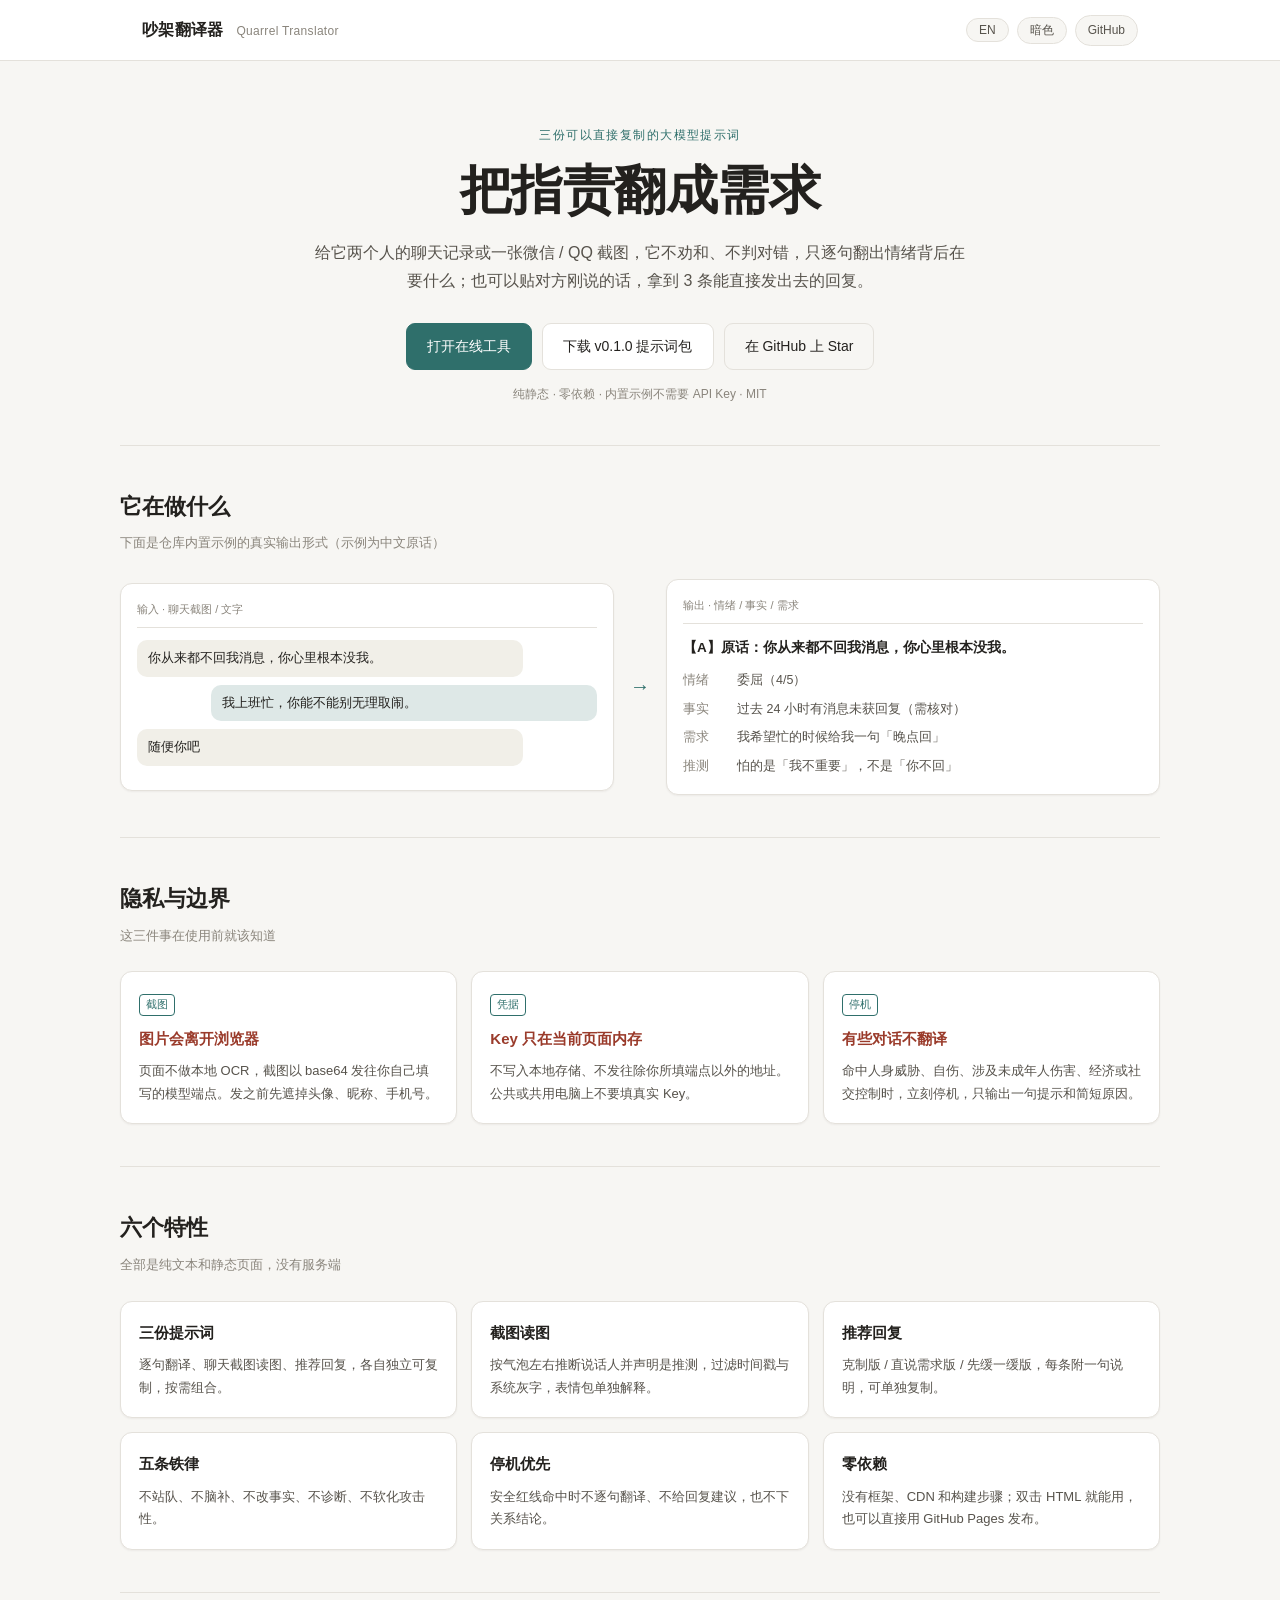
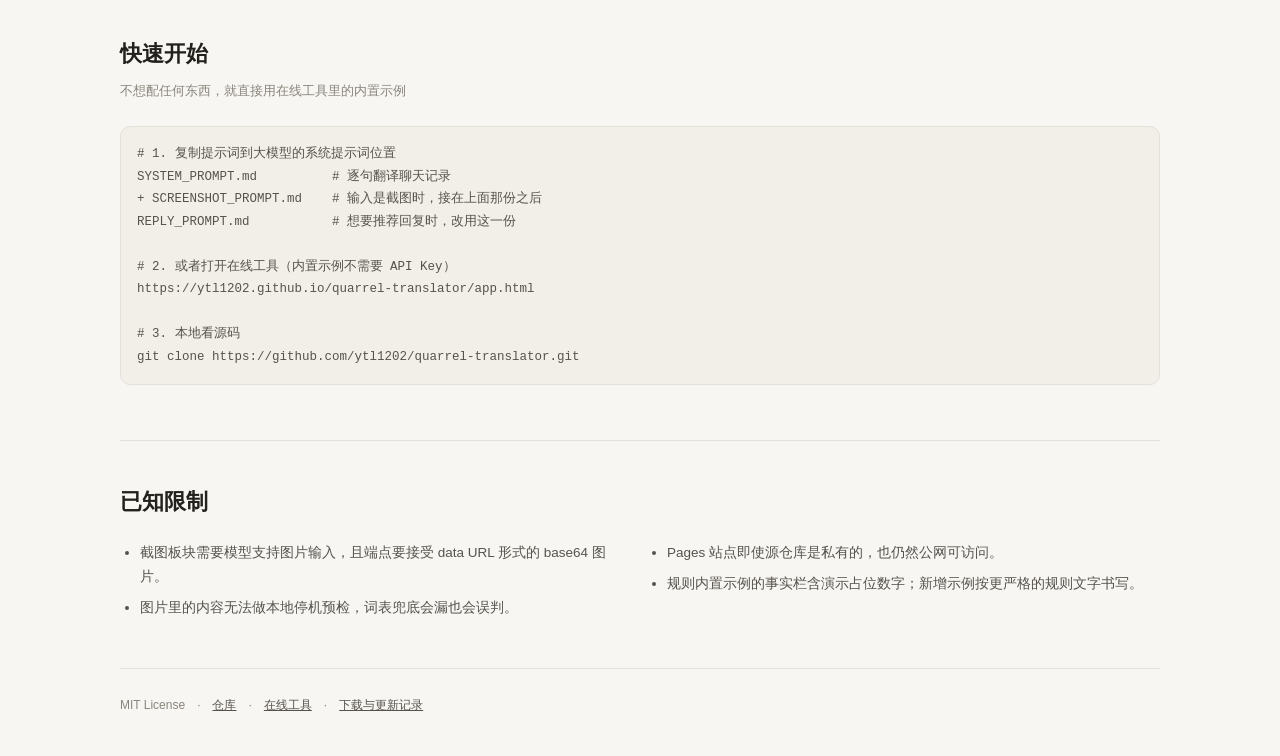
<file: docs/index.html>
<!DOCTYPE html>
<html lang="zh-CN">
<head>
<meta charset="utf-8">
<meta name="viewport" content="width=device-width, initial-scale=1">
<title>吵架翻译器 · Quarrel Translator</title>
<meta name="description" content="把指责翻成需求：三份可复制的大模型提示词 + 微信/QQ 聊天截图分析与推荐回复。Translate blame into needs.">
<style>
:root {
  --bg: #f7f6f3; --card: #ffffff; --line: #e4e1db; --soft: #f1efe8;
  --ink: #23211e; --ink2: #57534c; --ink3: #8a857c;
  --accent: #2f6f6b; --accent-ink: #ffffff; --warm: #9a5b2c; --stop: #9a3b2b;
  --shadow: 0 1px 2px rgba(30, 25, 15, .05);
}
html[data-theme="dark"] {
  --bg: #15161a; --card: #1e2026; --line: #34363f; --soft: #26282f;
  --ink: #f1efe9; --ink2: #c4c0b8; --ink3: #928e86;
  --accent: #6fc7bd; --accent-ink: #10201f; --warm: #dda873; --stop: #e2917f;
  --shadow: 0 1px 2px rgba(0, 0, 0, .2);
}
@media (prefers-color-scheme: dark) {
  html:not([data-theme="light"]) {
    --bg: #15161a; --card: #1e2026; --line: #34363f; --soft: #26282f;
    --ink: #f1efe9; --ink2: #c4c0b8; --ink3: #928e86;
    --accent: #6fc7bd; --accent-ink: #10201f; --warm: #dda873; --stop: #e2917f;
    --shadow: 0 1px 2px rgba(0, 0, 0, .2);
  }
}
* { box-sizing: border-box; }
body { margin: 0; background: var(--bg); color: var(--ink); font-family: -apple-system, BlinkMacSystemFont, "Segoe UI", "PingFang SC", "Microsoft YaHei", sans-serif; font-size: 15px; line-height: 1.75; }
.wrap { max-width: 1040px; margin: 0 auto; padding: 0 22px; }
a { color: inherit; }
.top { border-bottom: 1px solid var(--line); background: var(--card); }
.top-in { display: flex; align-items: center; justify-content: space-between; gap: 14px; min-height: 60px; flex-wrap: wrap; }
.brand { font-size: 16px; font-weight: 650; text-decoration: none; letter-spacing: .02em; }
.brand span { font-weight: 400; color: var(--ink3); font-size: 12px; margin-left: 8px; }
.tools { display: flex; gap: 8px; align-items: center; flex-wrap: wrap; }
.chip { border: 1px solid var(--line); background: var(--bg); color: var(--ink2); border-radius: 999px; padding: 4px 12px; font-size: 12px; text-decoration: none; cursor: pointer; font-family: inherit; }
.chip:hover { border-color: var(--accent); color: var(--accent); }

.hero { padding: 64px 22px 40px; text-align: center; }
.eyebrow { color: var(--accent); font-size: 12px; letter-spacing: .12em; margin: 0 0 12px; }
.hero h1 { font-size: clamp(32px, 6vw, 52px); line-height: 1.25; margin: 0 0 16px; letter-spacing: -.01em; }
.lede { max-width: 660px; margin: 0 auto; color: var(--ink2); font-size: 16px; }
.cta { display: flex; gap: 10px; justify-content: center; flex-wrap: wrap; margin: 28px 0 14px; }
.btn { display: inline-block; border: 1px solid var(--line); background: var(--card); color: var(--ink); border-radius: 9px; padding: 10px 20px; font-size: 14px; text-decoration: none; }
.btn:hover { border-color: var(--accent); }
.btn.primary { background: var(--accent); border-color: var(--accent); color: var(--accent-ink); }
.btn.ghost { background: transparent; }
.meta { color: var(--ink3); font-size: 12px; margin: 0; }

section.block { padding: 42px 0; border-top: 1px solid var(--line); }
.block h2 { font-size: 22px; margin: 0 0 6px; }
.block .sub { color: var(--ink3); font-size: 13px; margin: 0 0 24px; }

.demo { display: grid; grid-template-columns: minmax(0, 1fr) 28px minmax(0, 1fr); gap: 12px; align-items: center; }
@media (max-width: 760px) { .demo { grid-template-columns: 1fr; } .demo .flow { transform: rotate(90deg); text-align: center; } }
.shot, .out { background: var(--card); border: 1px solid var(--line); border-radius: 12px; padding: 16px; box-shadow: var(--shadow); }
.bar { font-size: 11px; color: var(--ink3); border-bottom: 1px solid var(--line); padding-bottom: 8px; margin-bottom: 12px; }
.bubble { max-width: 84%; border-radius: 10px; padding: 7px 11px; font-size: 13px; margin-bottom: 8px; background: var(--soft); }
.bubble.left { margin-right: auto; }
.bubble.right { margin-left: auto; background: color-mix(in srgb, var(--accent) 16%, var(--card)); }
.flow { text-align: center; color: var(--accent); font-size: 20px; }
.out .q { font-weight: 650; font-size: 13.5px; margin-bottom: 10px; }
.out .r { display: grid; grid-template-columns: 46px minmax(0, 1fr); gap: 8px; font-size: 12.5px; margin-top: 7px; }
.out .r span { color: var(--ink3); }
.out .r b { font-weight: 500; color: var(--ink2); }

.grid3 { display: grid; grid-template-columns: repeat(3, minmax(0, 1fr)); gap: 14px; }
.grid2 { display: grid; grid-template-columns: repeat(2, minmax(0, 1fr)); gap: 14px; }
@media (max-width: 760px) { .grid3, .grid2 { grid-template-columns: 1fr; } }
.card { background: var(--card); border: 1px solid var(--line); border-radius: 12px; padding: 18px; box-shadow: var(--shadow); }
.card h3 { margin: 0 0 8px; font-size: 15px; }
.card p { margin: 0; color: var(--ink2); font-size: 13px; }
.card .k { display: inline-block; font-size: 11px; color: var(--accent); border: 1px solid currentColor; border-radius: 4px; padding: 0 6px; margin-bottom: 10px; }
.card.warn h3 { color: var(--stop); }
pre { background: var(--soft); border: 1px solid var(--line); border-radius: 10px; padding: 16px; overflow-x: auto; font-size: 12.5px; line-height: 1.8; font-family: ui-monospace, Consolas, monospace; color: var(--ink2); }
ul.notes { margin: 0; padding-left: 20px; color: var(--ink2); font-size: 13.5px; }
ul.notes li { margin-bottom: 7px; }
.foot { border-top: 1px solid var(--line); padding: 26px 0 40px; color: var(--ink3); font-size: 12px; display: flex; gap: 12px; flex-wrap: wrap; }
.foot a { color: var(--ink2); }
</style>
</head>
<body>

<header class="top">
  <div class="wrap top-in">
    <a class="brand" href="./">吵架翻译器 <span>Quarrel Translator</span></a>
    <nav class="tools">
      <button class="chip" id="lang" type="button">EN</button>
      <button class="chip" id="theme" type="button" data-zh="暗色" data-en="Dark">暗色</button>
      <a class="chip" href="https://github.com/ytl1202/quarrel-translator">GitHub</a>
    </nav>
  </div>
</header>

<section class="hero wrap">
  <p class="eyebrow" data-zh="三份可以直接复制的大模型提示词" data-en="THREE REUSABLE LLM PROMPTS">三份可以直接复制的大模型提示词</p>
  <h1 data-zh="把指责翻成需求" data-en="Translate blame into needs">把指责翻成需求</h1>
  <p class="lede" data-zh="给它两个人的聊天记录或一张微信 / QQ 截图，它不劝和、不判对错，只逐句翻出情绪背后在要什么；也可以贴对方刚说的话，拿到 3 条能直接发出去的回复。" data-en="Give it a chat log or a WeChat / QQ screenshot. It does not mediate or take sides — it translates each line into what the person actually needs. You can also paste what the other person just said and get three ready-to-send replies.">给它两个人的聊天记录或一张微信 / QQ 截图，它不劝和、不判对错，只逐句翻出情绪背后在要什么；也可以贴对方刚说的话，拿到 3 条能直接发出去的回复。</p>
  <div class="cta">
    <a class="btn primary" href="./app.html" data-zh="打开在线工具" data-en="Open the tool">打开在线工具</a>
    <a class="btn" href="https://github.com/ytl1202/quarrel-translator/releases/download/v0.1.0/quarrel-translator-v0.1.0-prompts.zip" data-zh="下载 v0.1.0 提示词包" data-en="Download v0.1.0 prompts">下载 v0.1.0 提示词包</a>
    <a class="btn ghost" href="https://github.com/ytl1202/quarrel-translator" data-zh="在 GitHub 上 Star" data-en="Star on GitHub">在 GitHub 上 Star</a>
  </div>
  <p class="meta" data-zh="纯静态 · 零依赖 · 内置示例不需要 API Key · MIT" data-en="Static · Zero dependencies · Built-in demos need no API key · MIT">纯静态 · 零依赖 · 内置示例不需要 API Key · MIT</p>
</section>

<section class="block wrap">
  <h2 data-zh="它在做什么" data-en="What it does">它在做什么</h2>
  <p class="sub" data-zh="下面是仓库内置示例的真实输出形式（示例为中文原话）" data-en="A built-in example from the repository (sample lines are in Chinese)">下面是仓库内置示例的真实输出形式（示例为中文原话）</p>
  <div class="demo">
    <div class="shot">
      <div class="bar" data-zh="输入 · 聊天截图 / 文字" data-en="INPUT · SCREENSHOT OR TEXT">输入 · 聊天截图 / 文字</div>
      <div class="bubble left">你从来都不回我消息，你心里根本没我。</div>
      <div class="bubble right">我上班忙，你能不能别无理取闹。</div>
      <div class="bubble left">随便你吧</div>
    </div>
    <div class="flow">→</div>
    <div class="out">
      <div class="bar" data-zh="输出 · 情绪 / 事实 / 需求" data-en="OUTPUT · EMOTION / FACT / NEED">输出 · 情绪 / 事实 / 需求</div>
      <div class="q">【A】原话：你从来都不回我消息，你心里根本没我。</div>
      <div class="r"><span>情绪</span><b>委屈（4/5）</b></div>
      <div class="r"><span>事实</span><b>过去 24 小时有消息未获回复（需核对）</b></div>
      <div class="r"><span>需求</span><b>我希望忙的时候给我一句「晚点回」</b></div>
      <div class="r"><span>推测</span><b>怕的是「我不重要」，不是「你不回」</b></div>
    </div>
  </div>
</section>

<section class="block wrap">
  <h2 data-zh="隐私与边界" data-en="Privacy and limits">隐私与边界</h2>
  <p class="sub" data-zh="这三件事在使用前就该知道" data-en="Three things to know before you use it">这三件事在使用前就该知道</p>
  <div class="grid3">
    <div class="card warn">
      <span class="k" data-zh="截图" data-en="SCREENSHOT">截图</span>
      <h3 data-zh="图片会离开浏览器" data-en="Images leave the browser">图片会离开浏览器</h3>
      <p data-zh="页面不做本地 OCR，截图以 base64 发往你自己填写的模型端点。发之前先遮掉头像、昵称、手机号。" data-en="No local OCR. Screenshots are sent as base64 to the endpoint you configure. Mask avatars, names and phone numbers first.">页面不做本地 OCR，截图以 base64 发往你自己填写的模型端点。发之前先遮掉头像、昵称、手机号。</p>
    </div>
    <div class="card warn">
      <span class="k" data-zh="凭据" data-en="CREDENTIALS">凭据</span>
      <h3 data-zh="Key 只在当前页面内存" data-en="Keys stay in memory">Key 只在当前页面内存</h3>
      <p data-zh="不写入本地存储、不发往除你所填端点以外的地址。公共或共用电脑上不要填真实 Key。" data-en="Not written to storage, never sent anywhere except your endpoint. Do not use a real key on a shared computer.">不写入本地存储、不发往除你所填端点以外的地址。公共或共用电脑上不要填真实 Key。</p>
    </div>
    <div class="card warn">
      <span class="k" data-zh="停机" data-en="HARD STOP">停机</span>
      <h3 data-zh="有些对话不翻译" data-en="Some chats are not translated">有些对话不翻译</h3>
      <p data-zh="命中人身威胁、自伤、涉及未成年人伤害、经济或社交控制时，立刻停机，只输出一句提示和简短原因。" data-en="Threats, self-harm, harm to minors, or coercive control trigger an immediate stop: one fixed sentence and a short reason.">命中人身威胁、自伤、涉及未成年人伤害、经济或社交控制时，立刻停机，只输出一句提示和简短原因。</p>
    </div>
  </div>
</section>

<section class="block wrap">
  <h2 data-zh="六个特性" data-en="Six features">六个特性</h2>
  <p class="sub" data-zh="全部是纯文本和静态页面，没有服务端" data-en="All plain text and static pages, no backend">全部是纯文本和静态页面，没有服务端</p>
  <div class="grid3">
    <div class="card"><h3 data-zh="三份提示词" data-en="Three prompts">三份提示词</h3><p data-zh="逐句翻译、聊天截图读图、推荐回复，各自独立可复制，按需组合。" data-en="Line-by-line translation, screenshot reading, and reply suggestions — copy whichever you need.">逐句翻译、聊天截图读图、推荐回复，各自独立可复制，按需组合。</p></div>
    <div class="card"><h3 data-zh="截图读图" data-en="Screenshot reading">截图读图</h3><p data-zh="按气泡左右推断说话人并声明是推测，过滤时间戳与系统灰字，表情包单独解释。" data-en="Infers speakers from bubble position and flags it as a guess; skips timestamps and system lines; explains stickers separately.">按气泡左右推断说话人并声明是推测，过滤时间戳与系统灰字，表情包单独解释。</p></div>
    <div class="card"><h3 data-zh="推荐回复" data-en="Reply suggestions">推荐回复</h3><p data-zh="克制版 / 直说需求版 / 先缓一缓版，每条附一句说明，可单独复制。" data-en="Reserved / direct / pause-first versions, each with one line of explanation and its own copy button.">克制版 / 直说需求版 / 先缓一缓版，每条附一句说明，可单独复制。</p></div>
    <div class="card"><h3 data-zh="五条铁律" data-en="Five rules">五条铁律</h3><p data-zh="不站队、不脑补、不改事实、不诊断、不软化攻击性。" data-en="No side-taking, no mind-reading, no rewriting facts, no diagnosing, no softening threats.">不站队、不脑补、不改事实、不诊断、不软化攻击性。</p></div>
    <div class="card"><h3 data-zh="停机优先" data-en="Stop comes first">停机优先</h3><p data-zh="安全红线命中时不逐句翻译、不给回复建议，也不下关系结论。" data-en="When a red line is hit: no translation, no reply suggestions, no verdict on the relationship.">安全红线命中时不逐句翻译、不给回复建议，也不下关系结论。</p></div>
    <div class="card"><h3 data-zh="零依赖" data-en="Zero dependencies">零依赖</h3><p data-zh="没有框架、CDN 和构建步骤；双击 HTML 就能用，也可以直接用 GitHub Pages 发布。" data-en="No framework, CDN or build step. Double-click the HTML, or publish with GitHub Pages.">没有框架、CDN 和构建步骤；双击 HTML 就能用，也可以直接用 GitHub Pages 发布。</p></div>
  </div>
</section>

<section class="block wrap">
  <h2 data-zh="快速开始" data-en="Quick start">快速开始</h2>
  <p class="sub" data-zh="不想配任何东西，就直接用在线工具里的内置示例" data-en="No setup needed for the built-in demos in the online tool">不想配任何东西，就直接用在线工具里的内置示例</p>
  <pre># 1. 复制提示词到大模型的系统提示词位置
SYSTEM_PROMPT.md          # 逐句翻译聊天记录
+ SCREENSHOT_PROMPT.md    # 输入是截图时，接在上面那份之后
REPLY_PROMPT.md           # 想要推荐回复时，改用这一份

# 2. 或者打开在线工具（内置示例不需要 API Key）
https://ytl1202.github.io/quarrel-translator/app.html

# 3. 本地看源码
git clone https://github.com/ytl1202/quarrel-translator.git</pre>
</section>

<section class="block wrap">
  <h2 data-zh="已知限制" data-en="Known limitations">已知限制</h2>
  <div class="grid2" style="margin-top:20px">
    <ul class="notes">
      <li data-zh="截图板块需要模型支持图片输入，且端点要接受 data URL 形式的 base64 图片。" data-en="Screenshot analysis needs a vision-capable model and an endpoint that accepts base64 data URLs.">截图板块需要模型支持图片输入，且端点要接受 data URL 形式的 base64 图片。</li>
      <li data-zh="图片里的内容无法做本地停机预检，词表兜底会漏也会误判。" data-en="Local red-line pre-checks cannot inspect images; the word list is only a fallback and can miss or over-trigger.">图片里的内容无法做本地停机预检，词表兜底会漏也会误判。</li>
    </ul>
    <ul class="notes">
      <li data-zh="Pages 站点即使源仓库是私有的，也仍然公网可访问。" data-en="A GitHub Pages site is public even when its source repository is private.">Pages 站点即使源仓库是私有的，也仍然公网可访问。</li>
      <li data-zh="规则内置示例的事实栏含演示占位数字；新增示例按更严格的规则文字书写。" data-en="The built-in sample contains placeholder numbers; newer examples follow the stricter rule wording.">规则内置示例的事实栏含演示占位数字；新增示例按更严格的规则文字书写。</li>
    </ul>
  </div>
</section>

<footer class="foot wrap">
  <span>MIT License</span>
  <span>·</span>
  <a href="https://github.com/ytl1202/quarrel-translator" data-zh="仓库" data-en="Repository">仓库</a>
  <span>·</span>
  <a href="./app.html" data-zh="在线工具" data-en="Online tool">在线工具</a>
  <span>·</span>
  <a href="https://github.com/ytl1202/quarrel-translator/releases" data-zh="下载与更新记录" data-en="Releases">下载与更新记录</a>
</footer>

<script>
(function () {
  var nodes = document.querySelectorAll('[data-zh]');
  var lang = 'zh';
  function applyLang(l) {
    lang = l;
    nodes.forEach(function (n) { n.textContent = l === 'en' ? n.getAttribute('data-en') : n.getAttribute('data-zh'); });
    document.documentElement.lang = l === 'en' ? 'en' : 'zh-CN';
    document.getElementById('lang').textContent = l === 'en' ? '中文' : 'EN';
  }
  document.getElementById('lang').addEventListener('click', function () { applyLang(lang === 'zh' ? 'en' : 'zh'); });

  var themeBtn = document.getElementById('theme');
  function systemDark() { return window.matchMedia && window.matchMedia('(prefers-color-scheme: dark)').matches; }
  var forced = null;
  function label() {
    var dark = forced === 'dark' || (forced === null && systemDark());
    themeBtn.textContent = dark ? (lang === 'en' ? 'Light' : '浅色') : (lang === 'en' ? 'Dark' : '暗色');
  }
  themeBtn.addEventListener('click', function () {
    var dark = forced === 'dark' || (forced === null && systemDark());
    forced = dark ? 'light' : 'dark';
    document.documentElement.setAttribute('data-theme', forced);
    label();
  });
  document.getElementById('lang').addEventListener('click', label);
  label();
})();
</script>
</body>
</html>
</file>
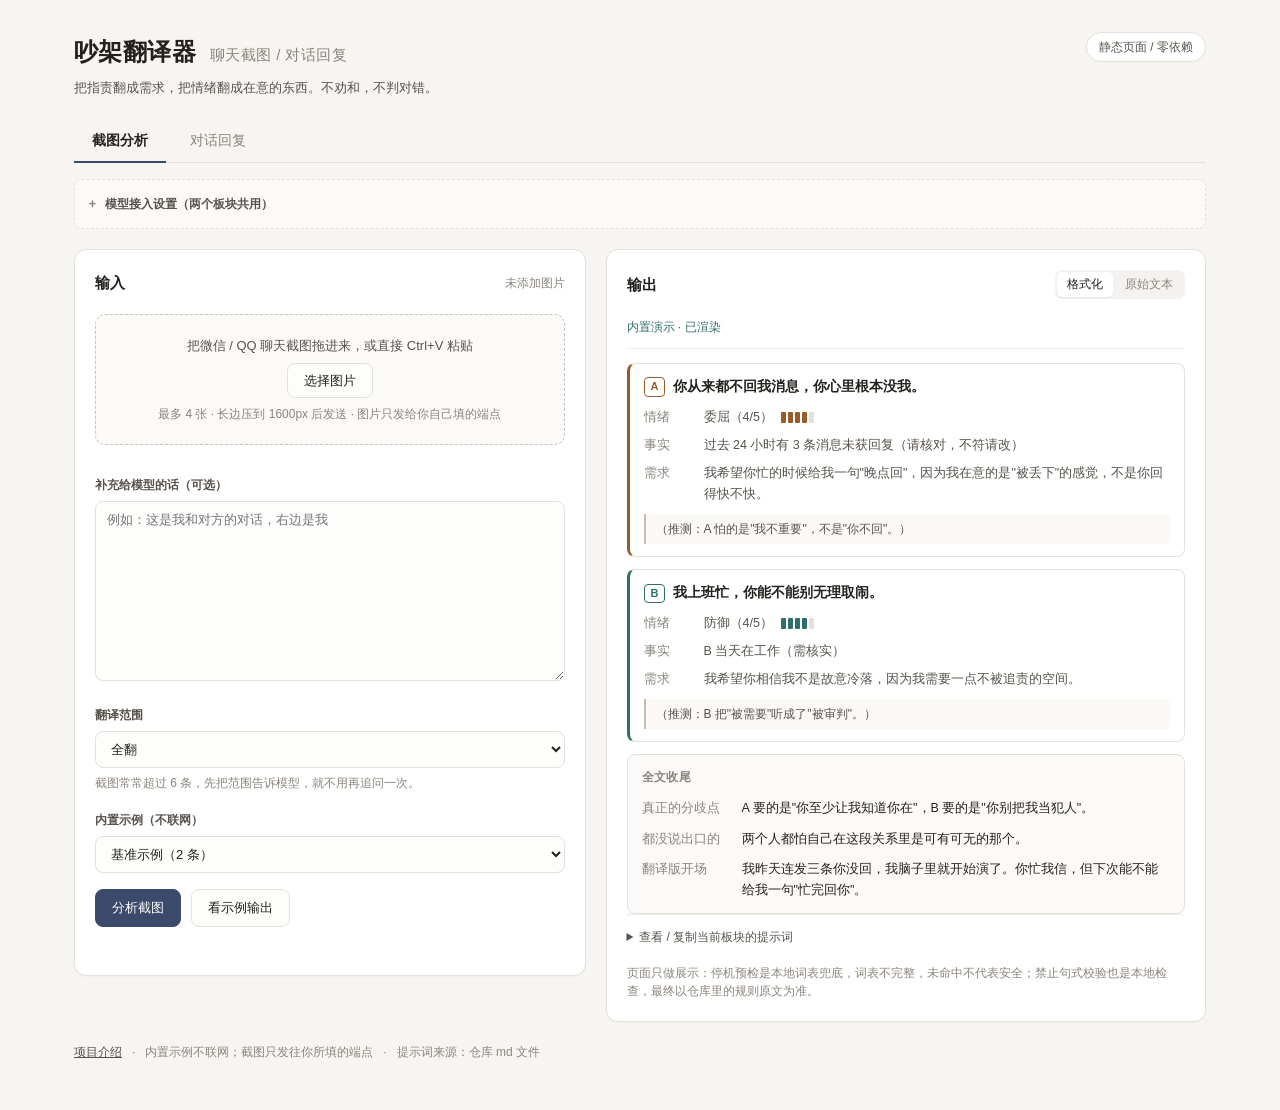
<file: docs/app.html>
<!DOCTYPE html>
<html lang="zh-CN">
<head>
<meta charset="utf-8">
<meta name="viewport" content="width=device-width, initial-scale=1">
<title>吵架翻译器 · 截图分析与回复建议</title>
<meta name="description" content="上传微信 / QQ 聊天截图，看懂两个人真正的意思；也可以贴对方刚说的话，拿到可直接发送的回复。纯静态页面，零依赖。">
<link rel="stylesheet" href="style.css">
</head>
<body>
<div class="page">

  <header class="masthead">
    <div>
      <h1>吵架翻译器 <span>聊天截图 / 对话回复</span></h1>
      <p class="tagline">把指责翻成需求，把情绪翻成在意的东西。不劝和，不判对错。</p>
    </div>
    <span class="badge">静态页面 / 零依赖</span>
  </header>

  <nav class="tabs" role="tablist" aria-label="选择板块">
    <button id="tab-shot" class="maintab active" type="button" role="tab" aria-selected="true">截图分析</button>
    <button id="tab-reply" class="maintab" type="button" role="tab" aria-selected="false">对话回复</button>
  </nav>

  <details class="api-config" id="api-config">
    <summary>模型接入设置（两个板块共用）</summary>
    <div class="api-grid">
      <div class="field">
        <label class="field-label" for="base">Base URL</label>
        <input id="base" type="text" placeholder="https://api.openai.com/v1" autocomplete="off">
      </div>
      <div class="field">
        <label class="field-label" for="key">API Key</label>
        <input id="key" type="password" placeholder="只留在当前页面，不保存" autocomplete="off">
      </div>
      <div class="field">
        <label class="field-label" for="model">模型名</label>
        <input id="model" type="text" placeholder="需支持图片输入，例如 gpt-4o-mini" autocomplete="off">
      </div>
    </div>
    <p class="note warn">截图会以 base64 发往你所填的端点，先遮掉头像、昵称、手机号等敏感信息。截图分析要求模型支持图片输入（vision）；「对话回复」用普通文本模型即可。Key 只在当前页面内存，不写入本地存储；公共或共用电脑上不建议填真实 Key。浏览器直连第三方接口可能遇到跨域限制。</p>
  </details>

  <main class="grid">

    <section class="panel" aria-labelledby="input-title">
      <div class="panel-head">
        <h2 id="input-title">输入</h2>
        <span class="hint" id="pane-hint"></span>
      </div>

      <div id="pane-shot">
        <div class="drop" id="drop">
          <p class="drop-title">把微信 / QQ 聊天截图拖进来，或直接 Ctrl+V 粘贴</p>
          <label class="btn" for="file">选择图片</label>
          <input id="file" type="file" accept="image/*" multiple hidden>
          <p class="note">最多 4 张 · 长边压到 1600px 后发送 · 图片只发给你自己填的端点</p>
        </div>
        <div id="thumbs" class="thumbs"></div>

        <div class="field">
          <label class="field-label" for="shot-note">补充给模型的话（可选）</label>
          <textarea id="shot-note" rows="3" spellcheck="false" placeholder="例如：这是我和对方的对话，右边是我"></textarea>
        </div>

        <div class="field">
          <label class="field-label" for="scope">翻译范围</label>
          <select id="scope">
            <option value="全翻">全翻</option>
            <option value="只翻冲突最集中的几段">只翻冲突最集中的几段</option>
          </select>
          <p class="note">截图常常超过 6 条，先把范围告诉模型，就不用再追问一次。</p>
        </div>

        <div class="field">
          <label class="field-label" for="shot-sample">内置示例（不联网）</label>
          <select id="shot-sample">
            <option value="basic">基准示例（2 条）</option>
            <option value="screenshot">聊天截图示例</option>
            <option value="edge1">边界：未标说话人 / 语音转写 / 语气标记</option>
            <option value="edge2">边界：脏话 / 非人身威胁</option>
            <option value="six">超过 6 条消息 → 先追问</option>
            <option value="stop">停机情形（不写具体原句）</option>
          </select>
        </div>

        <div class="actions">
          <button id="shot-run" class="btn primary" type="button">分析截图</button>
          <button id="shot-demo" class="btn" type="button">看示例输出</button>
        </div>
      </div>

      <div id="pane-reply" hidden>
        <div class="field">
          <label class="field-label" for="reply-input">对方刚说的话</label>
          <textarea id="reply-input" rows="7" spellcheck="false" placeholder="把对方刚发的那句话贴进来&#10;例如：你心里根本没我，消息从来都不回。"></textarea>
          <p class="note" id="reply-hint">0 字</p>
        </div>

        <div class="field">
          <label class="field-label" for="reply-context">我想表达什么（可选）</label>
          <textarea id="reply-context" rows="3" spellcheck="false" placeholder="例如：我确实在忙，但不是故意不回"></textarea>
          <p class="note">这一栏只用来贴你自己的意思，不会被当成对方说过的话。</p>
        </div>

        <div class="field">
          <label class="field-label" for="reply-sample">内置示例（不联网）</label>
          <select id="reply-sample">
            <option value="normal">常规示例（3 条回复）</option>
            <option value="violation">含禁止句式的输出（看校验提示）</option>
            <option value="stop">停机情形（不写具体原句）</option>
          </select>
        </div>

        <div class="actions">
          <button id="reply-run" class="btn primary" type="button">生成推荐回复</button>
          <button id="reply-demo" class="btn" type="button">看示例输出</button>
        </div>
      </div>

      <p class="toast" id="toast" role="status" aria-live="polite"></p>
    </section>

    <section class="panel" aria-labelledby="output-title">
      <div class="panel-head">
        <h2 id="output-title">输出</h2>
        <div class="view-switch" role="group" aria-label="输出视图">
          <button id="tab-fmt" class="tab active" type="button">格式化</button>
          <button id="tab-raw" class="tab" type="button">原始文本</button>
        </div>
      </div>

      <div class="status" id="status" role="status" aria-live="polite">就绪</div>
      <div id="fmt" class="result"></div>
      <pre id="raw" class="raw" hidden></pre>

      <details class="prompt-view">
        <summary>查看 / 复制当前板块的提示词</summary>
        <div class="actions"><button id="copy-prompt" class="btn" type="button">复制提示词 + 当前输入</button></div>
        <pre id="prompt-text"></pre>
      </details>

      <p class="footnote">页面只做展示：停机预检是本地词表兜底，词表不完整，未命中不代表安全；禁止句式校验也是本地检查，最终以仓库里的规则原文为准。</p>
    </section>

  </main>

  <footer class="sitefoot">
    <a href="./index.html">项目介绍</a>
    <span>·</span>
    <span>内置示例不联网；截图只发往你所填的端点</span>
    <span>·</span>
    <span id="prompt-source">提示词来源：内置副本</span>
  </footer>

</div>
<script src="data.js"></script>
<script src="app.js"></script>
</body>
</html>
</file>
<file: docs/style.css>
:root {
  --bg: #f6f5f2;
  --card: #ffffff;
  --line: #e4e1db;
  --line-soft: #efede8;
  --ink: #23211e;
  --ink-2: #57534c;
  --ink-3: #8a857c;
  --a: #9a5b2c;
  --b: #2f6f6b;
  --stop: #9a3b2b;
  --accent: #3b4a6b;
  --mono: ui-monospace, SFMono-Regular, Consolas, "Liberation Mono", monospace;
  --sans: -apple-system, BlinkMacSystemFont, "Segoe UI", "PingFang SC", "Hiragino Sans GB", "Microsoft YaHei", sans-serif;
}

* { box-sizing: border-box; }
[hidden] { display: none !important; }

body {
  margin: 0;
  background: var(--bg);
  color: var(--ink);
  font-family: var(--sans);
  font-size: 14px;
  line-height: 1.7;
  -webkit-font-smoothing: antialiased;
}

.page { max-width: 1180px; margin: 0 auto; padding: 32px 24px 48px; }

.masthead {
  display: flex; align-items: flex-start; justify-content: space-between;
  gap: 16px; margin-bottom: 24px; flex-wrap: wrap;
}
.masthead h1 { margin: 0; font-size: 24px; font-weight: 650; letter-spacing: .02em; }
.masthead h1 span { font-size: 15px; font-weight: 400; color: var(--ink-3); margin-left: 6px; }
.tagline { margin: 4px 0 0; color: var(--ink-2); font-size: 13px; }
.badge {
  border: 1px solid var(--line); background: var(--card); color: var(--ink-2);
  border-radius: 999px; padding: 4px 12px; font-size: 12px; white-space: nowrap;
}

.grid { display: grid; grid-template-columns: minmax(0, .92fr) minmax(0, 1.08fr); gap: 20px; align-items: start; }
@media (max-width: 900px) { .grid { grid-template-columns: 1fr; } .page { padding: 24px 16px 40px; } }

.panel {
  background: var(--card); border: 1px solid var(--line); border-radius: 12px;
  padding: 20px; box-shadow: 0 1px 2px rgba(30, 25, 15, .03);
}
.panel-head { display: flex; align-items: center; justify-content: space-between; gap: 12px; margin-bottom: 18px; }
.panel-head h2 { margin: 0; font-size: 15px; font-weight: 650; }
.hint { font-size: 12px; color: var(--ink-3); }

.field { margin-bottom: 16px; }
.field-label { display: block; font-size: 12px; color: var(--ink-2); margin-bottom: 6px; font-weight: 600; }
.note { font-size: 12px; color: var(--ink-3); margin: 6px 0 0; line-height: 1.6; }
.note.warn { color: #8a5b2c; }
.toast { font-size: 12px; color: var(--ink-2); margin: 10px 0 0; min-height: 18px; }

textarea, input[type="text"], input[type="password"], select {
  width: 100%; background: #fdfdfc; color: var(--ink);
  border: 1px solid var(--line); border-radius: 8px; padding: 9px 11px;
  font-family: inherit; font-size: 13px; line-height: 1.6; outline: none;
}
textarea { resize: vertical; min-height: 180px; font-family: var(--mono); font-size: 12.5px; }
textarea:focus, input:focus, select:focus { border-color: #a9a29a; box-shadow: 0 0 0 3px rgba(60, 60, 60, .05); }

.segmented { display: inline-flex; border: 1px solid var(--line); border-radius: 8px; overflow: hidden; }
.segmented label { position: relative; cursor: pointer; }
.segmented input { position: absolute; opacity: 0; width: 1px; height: 1px; }
.segmented span { display: block; padding: 7px 16px; font-size: 13px; color: var(--ink-2); background: #fdfdfc; transition: background .15s; }
.segmented label + label span { border-left: 1px solid var(--line); }
.segmented input:checked + span { background: var(--accent); color: #fff; }
.segmented input:focus-visible + span { outline: 2px solid var(--accent); outline-offset: -2px; }

.api-config { border: 1px dashed var(--line); background: #fbfaf8; border-radius: 8px; padding: 14px; margin-bottom: 16px; }
.api-title { margin: 0 0 12px; font-size: 12px; font-weight: 650; color: var(--ink-2); }
.api-config .field:last-of-type { margin-bottom: 0; }

.prompt-view { margin-bottom: 16px; border-top: 1px solid var(--line-soft); padding-top: 12px; }
.prompt-view summary { cursor: pointer; font-size: 12px; color: var(--ink-2); }
.prompt-view pre {
  margin: 10px 0 0; max-height: 220px; overflow: auto; background: #f7f6f3;
  border: 1px solid var(--line-soft); border-radius: 8px; padding: 12px;
  font-family: var(--mono); font-size: 11.5px; line-height: 1.65; white-space: pre-wrap; word-break: break-word;
}

.actions { display: flex; gap: 10px; flex-wrap: wrap; }
.btn {
  border: 1px solid var(--line); background: #fdfdfc; color: var(--ink);
  border-radius: 8px; padding: 9px 16px; font-size: 13px; font-family: inherit; cursor: pointer;
}
.btn:hover { background: #f3f1ec; }
.btn.primary { background: var(--accent); border-color: var(--accent); color: #fff; }
.btn.primary:hover { background: #31405e; }
.btn:disabled { opacity: .55; cursor: not-allowed; }
button:focus-visible, summary:focus-visible { outline: 2px solid var(--accent); outline-offset: 2px; }

.view-switch { display: inline-flex; gap: 2px; background: #f4f2ee; border-radius: 7px; padding: 2px; }
.tab { border: 0; background: transparent; color: var(--ink-3); padding: 4px 10px; font-size: 12px; border-radius: 5px; cursor: pointer; font-family: inherit; }
.tab.active { background: var(--card); color: var(--ink); box-shadow: 0 1px 2px rgba(0,0,0,.06); }

.status { font-size: 12px; color: var(--ink-3); border-bottom: 1px solid var(--line-soft); padding-bottom: 10px; margin-bottom: 14px; }
.status.busy { color: var(--accent); }
.status.error { color: var(--stop); }
.status.done { color: var(--b); }

.result { display: flex; flex-direction: column; gap: 12px; }
.raw {
  margin: 0; background: #f7f6f3; border: 1px solid var(--line-soft); border-radius: 8px;
  padding: 14px; font-family: var(--mono); font-size: 12px; line-height: 1.75;
  white-space: pre-wrap; word-break: break-word; max-height: 620px; overflow: auto;
}

.declare { font-size: 12px; color: var(--ink-3); background: #f7f6f3; border-radius: 6px; padding: 7px 10px; }

.msg { border: 1px solid var(--line); border-left: 3px solid var(--a); border-radius: 8px; padding: 12px 14px; }
.msg.who-b { border-left-color: var(--b); }
.msg-head { display: flex; align-items: center; gap: 8px; margin-bottom: 8px; }
.who { font-size: 11px; font-weight: 700; color: var(--a); border: 1px solid currentColor; border-radius: 4px; padding: 0 6px; line-height: 1.6; }
.msg.who-b .who { color: var(--b); }
.quote { font-size: 13.5px; font-weight: 600; word-break: break-word; }
.row { display: grid; grid-template-columns: 52px minmax(0, 1fr); gap: 8px; margin-top: 7px; font-size: 12.5px; }
.row .k { color: var(--ink-3); }
.row .v { color: var(--ink-2); word-break: break-word; }
.emotion { display: inline-flex; align-items: center; gap: 8px; }
.meter { display: inline-flex; gap: 2px; }
.meter i { width: 5px; height: 11px; border-radius: 1px; background: var(--line); }
.meter i.on { background: var(--a); }
.msg.who-b .meter i.on { background: var(--b); }
.guess, .proc {
  font-size: 12px; color: var(--ink-2); border-left: 2px solid var(--line);
  padding: 5px 10px; margin-top: 8px; background: #faf9f6; border-radius: 0 5px 5px 0;
}
.guess { border-left-color: #c8bda9; }
.proc { border-left-color: #b9c9c7; color: var(--ink-3); }

.tail { border: 1px solid var(--line); background: #fbfaf8; border-radius: 8px; padding: 12px 14px; display: flex; flex-direction: column; gap: 9px; }
.tail h3 { margin: 0 0 2px; font-size: 12px; color: var(--ink-3); font-weight: 600; letter-spacing: .04em; }
.tail-row { font-size: 12.5px; display: grid; grid-template-columns: 92px minmax(0, 1fr); gap: 8px; }
.tail-row span { color: var(--ink-3); }
.tail-row p { margin: 0; color: var(--ink); }
@media (max-width: 520px) { .tail-row, .row { grid-template-columns: 1fr; gap: 2px; } }

.stop-box { border: 1px solid #e6c3ba; background: #fff6f3; border-radius: 8px; padding: 16px; }
.stop-box .stop-line { font-size: 14px; font-weight: 600; color: var(--stop); }
.stop-box .stop-reason { font-size: 12.5px; color: #7a473b; margin-top: 8px; }
.stop-box ul { margin: 10px 0 0; padding-left: 18px; font-size: 12px; color: #7a473b; }

.err-box { border: 1px solid var(--line); background: #fbfaf8; border-radius: 8px; padding: 14px; }
.err-box strong { font-size: 13px; color: var(--ink); }
.err-box p { margin: 6px 0 0; font-size: 12.5px; color: var(--ink-2); line-height: 1.7; }

.ask-box { border: 1px solid var(--line); background: #fbfaf8; border-radius: 8px; padding: 16px; }
.ask-box p { margin: 0 0 12px; font-size: 14px; }
.ask-box .actions { gap: 8px; }

.empty { font-size: 12.5px; color: var(--ink-3); padding: 24px 0; text-align: center; }
.footnote { font-size: 11.5px; color: var(--ink-3); margin: 16px 0 0; line-height: 1.6; }

.sitefoot { display: flex; gap: 10px; flex-wrap: wrap; margin-top: 20px; font-size: 12px; color: var(--ink-3); }
.sitefoot a { color: var(--ink-2); }

.tabs { display: flex; gap: 6px; margin-bottom: 16px; border-bottom: 1px solid var(--line); }
.maintab {
  border: 0; background: transparent; color: var(--ink-3); font-family: inherit;
  font-size: 14px; padding: 9px 18px 11px; cursor: pointer; border-bottom: 2px solid transparent;
  margin-bottom: -1px;
}
.maintab:hover { color: var(--ink-2); }
.maintab.active { color: var(--ink); border-bottom-color: var(--accent); font-weight: 650; }

.api-config { margin-bottom: 20px; }
.api-config > summary { cursor: pointer; font-size: 12px; font-weight: 650; color: var(--ink-2); list-style: none; }
.api-config > summary::-webkit-details-marker { display: none; }
.api-config > summary::before { content: "+"; display: inline-block; width: 16px; color: var(--ink-3); }
.api-config[open] > summary::before { content: "\2212"; }
.api-config[open] > summary { margin-bottom: 12px; }
.api-grid { display: grid; grid-template-columns: repeat(3, minmax(0, 1fr)); gap: 12px; }
.api-grid .field { margin-bottom: 0; }
@media (max-width: 700px) { .api-grid { grid-template-columns: 1fr; } }

.drop {
  border: 1px dashed #c9c4bb; background: #fbfaf8; border-radius: 10px;
  padding: 20px; text-align: center; margin-bottom: 14px; transition: border-color .15s, background .15s;
}
.drop.over { border-color: var(--accent); background: #f2f4f9; }
.drop-title { margin: 0 0 12px; font-size: 13px; color: var(--ink-2); }
.drop .note { margin-top: 12px; }
.thumbs { display: flex; gap: 10px; flex-wrap: wrap; margin-bottom: 16px; }
.thumb { position: relative; width: 104px; height: 104px; border: 1px solid var(--line); border-radius: 8px; overflow: hidden; background: #f7f6f3; }
.thumb img { width: 100%; height: 100%; object-fit: cover; display: block; }
.thumb .del {
  position: absolute; top: 4px; right: 4px; width: 22px; height: 22px; line-height: 1;
  border: 1px solid var(--line); border-radius: 5px; background: #fff; color: var(--ink-2);
  cursor: pointer; font-size: 14px; padding: 0;
}
.thumb .size { position: absolute; bottom: 0; left: 0; right: 0; background: rgba(255,255,255,.88); font-size: 10px; color: var(--ink-2); text-align: center; padding: 2px 0; }

.reply-card { border: 1px solid var(--line); border-radius: 8px; padding: 13px 14px; }
.reply-head { display: flex; align-items: center; justify-content: space-between; gap: 10px; margin-bottom: 9px; }
.tone { font-size: 11px; font-weight: 650; color: var(--a); border: 1px solid currentColor; border-radius: 4px; padding: 1px 7px; }
.reply-text { font-size: 14px; line-height: 1.75; word-break: break-word; }
.reply-note { font-size: 12px; color: var(--ink-3); margin-top: 8px; border-left: 2px solid var(--line); padding-left: 10px; }
.mini-btn { border: 1px solid var(--line); background: #fdfdfc; color: var(--ink-2); border-radius: 6px; padding: 4px 10px; font-size: 11px; cursor: pointer; font-family: inherit; white-space: nowrap; }
.mini-btn:hover { background: #f3f1ec; }
.violation { margin-top: 10px; font-size: 12px; color: var(--stop); background: #fff6f3; border: 1px solid #e6c3ba; border-radius: 6px; padding: 7px 10px; }
.prompt-view .actions { margin: 10px 0 0; }
</file>
